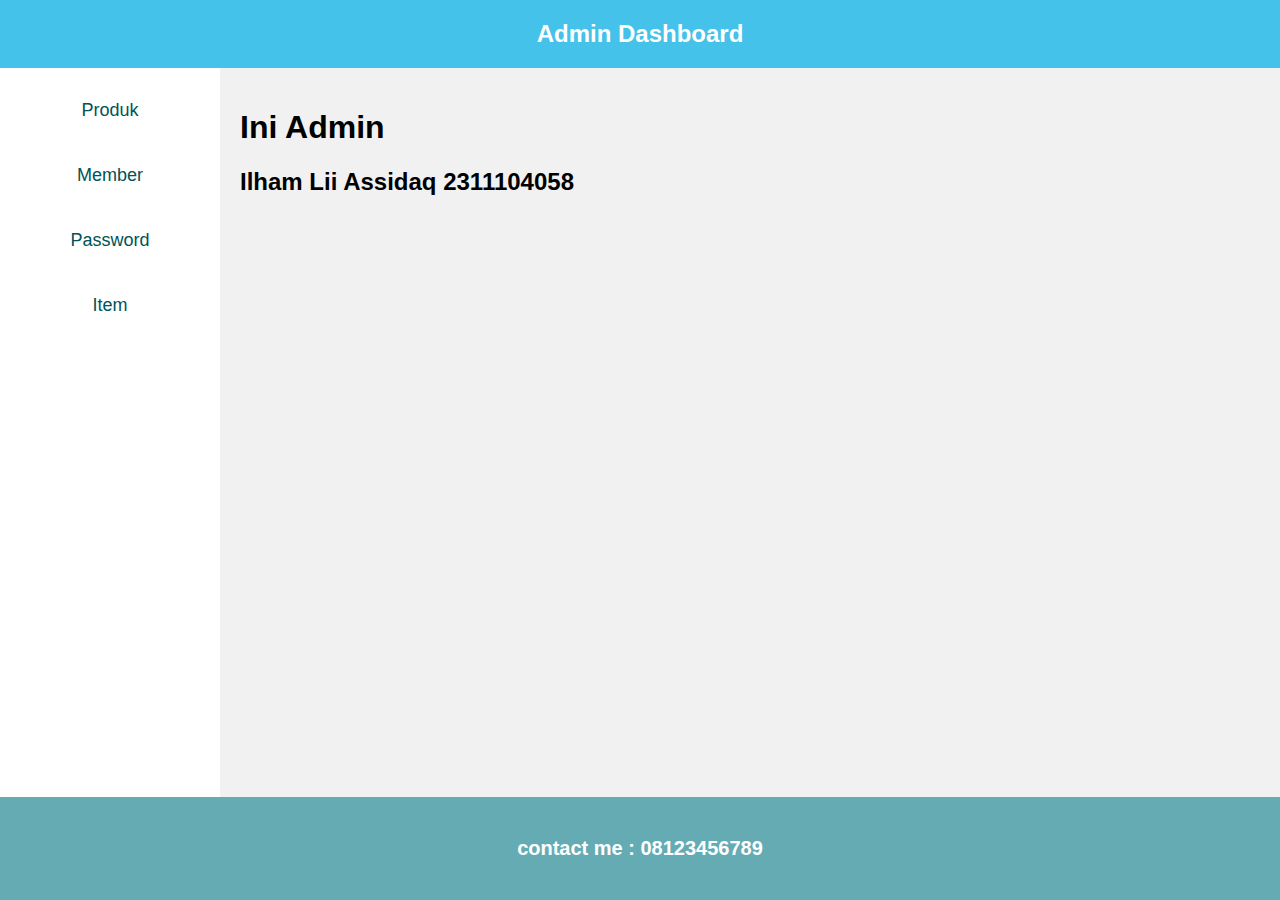
<file: 02/UNGUIDED/index.html>
<!DOCTYPE html>
<html lang="id">
<head>
  <meta charset="UTF-8">
  <meta name="viewport" content="width=device-width, initial-scale=1.0">
  <title>Admin Dashboard</title>
  <style>
    body {
      margin: 0;
      font-family: Arial, sans-serif;
      display: flex;
      flex-direction: column;
      height: 100vh;
      background-color: #dcdcdc; 
    }

    header {
      background-color: #44c2e9;
      text-align: center;
      padding: 20px;
      font-size: 24px;
      font-weight: bold;
      color: white;
    }

    main {
      flex: 90;
      display: flex;
    }

    nav {
      background-color: #ffffff;
      width: 220px;
      padding: 20px;
      box-sizing: border-box;
      display: flex;
      flex-direction: column;
      gap: 20px;
    }

    nav a {
      display: block;
      text-decoration: none;
    }

    nav button {
      width: 100%;
      padding: 12px;
      font-size: 18px;
      border: none;
      background-color: #ffffff;
      color: rgb(0, 83, 88);
      border-radius: 8px;
      cursor: pointer;
      transition: 0.2s;
    }

    nav button:hover {
      background-color: #2da8cc;
      color: white;
    }

    section {
      flex: 1;
      background-color: #f1f1f1; 
      padding: 20px;
      box-sizing: border-box;
    }

    footer {
      background-color: #65abb4;
      text-align: center;
      padding: 20px;
      font-size: 20px;
      font-weight: bold;
      color: white;
    }
  </style>
</head>
<body>
  <header>Admin Dashboard</header>

  <main>
    <nav>
      <a href="produk.html">
        <button>Produk</button></a>
      <a href="member.html">
        <button>Member</button></a>
      <a href="password.html">
        <button>Password</button></a>
      <a href="Item.html">
        <button>Item</button></a>
    </nav>

    <section>
      <h1>Ini Admin</h1>
      <h2>Ilham Lii Assidaq 2311104058</h2>
      
    </section>
  </main>

  <footer>
    <p>contact me : 08123456789</p>
</footer>
</body>
</html>
</file>
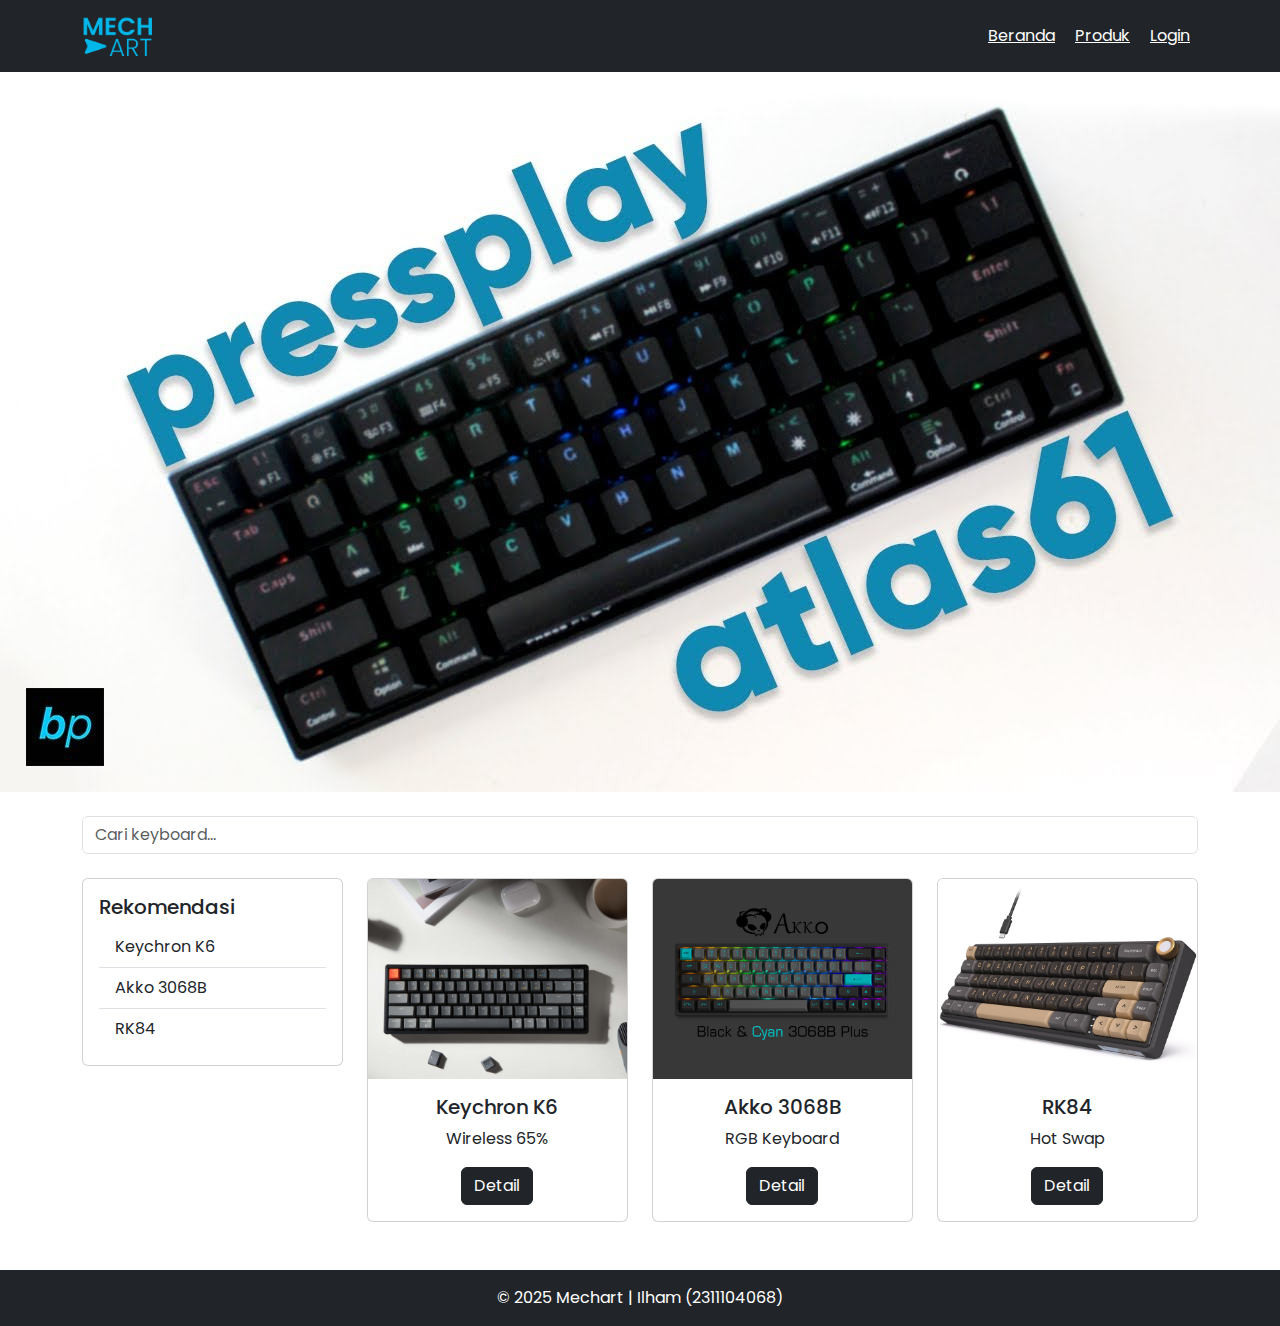
<file: 04/UNGUIDED/UNGUIDED/index.html>
<!DOCTYPE html>
<html lang="id">
<head>
  <meta charset="UTF-8">
  <meta name="viewport" content="width=device-width, initial-scale=1.0">
  <title>Mechart - Keyboard Store</title>

  <!-- Bootstrap CSS -->
  <link href="https://cdn.jsdelivr.net/npm/bootstrap@5.3.0/dist/css/bootstrap.min.css" rel="stylesheet">

  <!-- Custom CSS -->
  <link rel="stylesheet" href="style.css">

  <!-- Google Font -->
  <link href="https://fonts.googleapis.com/css2?family=Poppins&display=swap" rel="stylesheet">
</head>
<body>

<!-- Header -->
<header class="bg-dark text-white py-3">
  <div class="container d-flex justify-content-between align-items-center">
    <img src="images/logo/logo.png" alt="Logo" height="40">
    <nav>
      <a href="index.html" class="text-white mx-2">Beranda</a>
      <a href="#" class="text-white mx-2">Produk</a>
      <a href="#" class="text-white mx-2">Login</a>
    </nav>
  </div>
</header>

<!-- Banner -->
<div id="bannerCarousel" class="carousel slide" data-bs-ride="carousel">
  <div class="carousel-inner">
    <div class="carousel-item active">
      <img src="images/slider/1.jpg" class="d-block w-100">
    </div>
    <div class="carousel-item">
      <img src="images/slider/2.jpg" class="d-block w-100">
    </div>
  </div>
</div>

<!-- Produk -->
<div class="container my-4">

  <!-- Search -->
  <input type="text" id="searchInput" class="form-control mb-4"
         placeholder="Cari keyboard...">

  <div class="row">

    <!-- Sidebar -->
    <div class="col-md-3 mb-4">
      <div class="card">
        <div class="card-body">
          <h5 class="card-title">Rekomendasi</h5>
          <ul class="list-group list-group-flush">
            <li class="list-group-item">Keychron K6</li>
            <li class="list-group-item">Akko 3068B</li>
            <li class="list-group-item">RK84</li>
          </ul>
        </div>
      </div>
    </div>

    <!-- Produk Grid -->
    <div class="col-md-9">
      <div class="row" id="productGrid">

        <div class="col-md-4 mb-4 product-card" data-name="Keychron K6">
          <div class="card h-100">
            <img src="images/image/1.jpg" class="card-img-top">
            <div class="card-body text-center">
              <h5>Keychron K6</h5>
              <p>Wireless 65%</p>
              <a href="detail.html" class="btn btn-dark">Detail</a>
            </div>
          </div>
        </div>

        <div class="col-md-4 mb-4 product-card" data-name="Akko 3068B">
          <div class="card h-100">
            <img src="images/image/2.jpg" class="card-img-top">
            <div class="card-body text-center">
              <h5>Akko 3068B</h5>
              <p>RGB Keyboard</p>
              <a href="detail.html" class="btn btn-dark">Detail</a>
            </div>
          </div>
        </div>

        <div class="col-md-4 mb-4 product-card" data-name="Royal Kludge RK84">
          <div class="card h-100">
            <img src="images/image/3.jpg" class="card-img-top">
            <div class="card-body text-center">
              <h5>RK84</h5>
              <p>Hot Swap</p>
              <a href="detail.html" class="btn btn-dark">Detail</a>
            </div>
          </div>
        </div>

      </div>
    </div>

  </div>
</div>

<!-- Footer -->
<footer class="bg-dark text-white text-center py-3">
  © 2025 Mechart | Ilham (2311104068)
</footer>

<!-- JS -->
<script src="https://code.jquery.com/jquery-3.6.0.min.js"></script>
<script src="https://cdn.jsdelivr.net/npm/bootstrap@5.3.0/dist/js/bootstrap.bundle.min.js"></script>
<script src="script.js"></script>

</body>
</html>
</file>
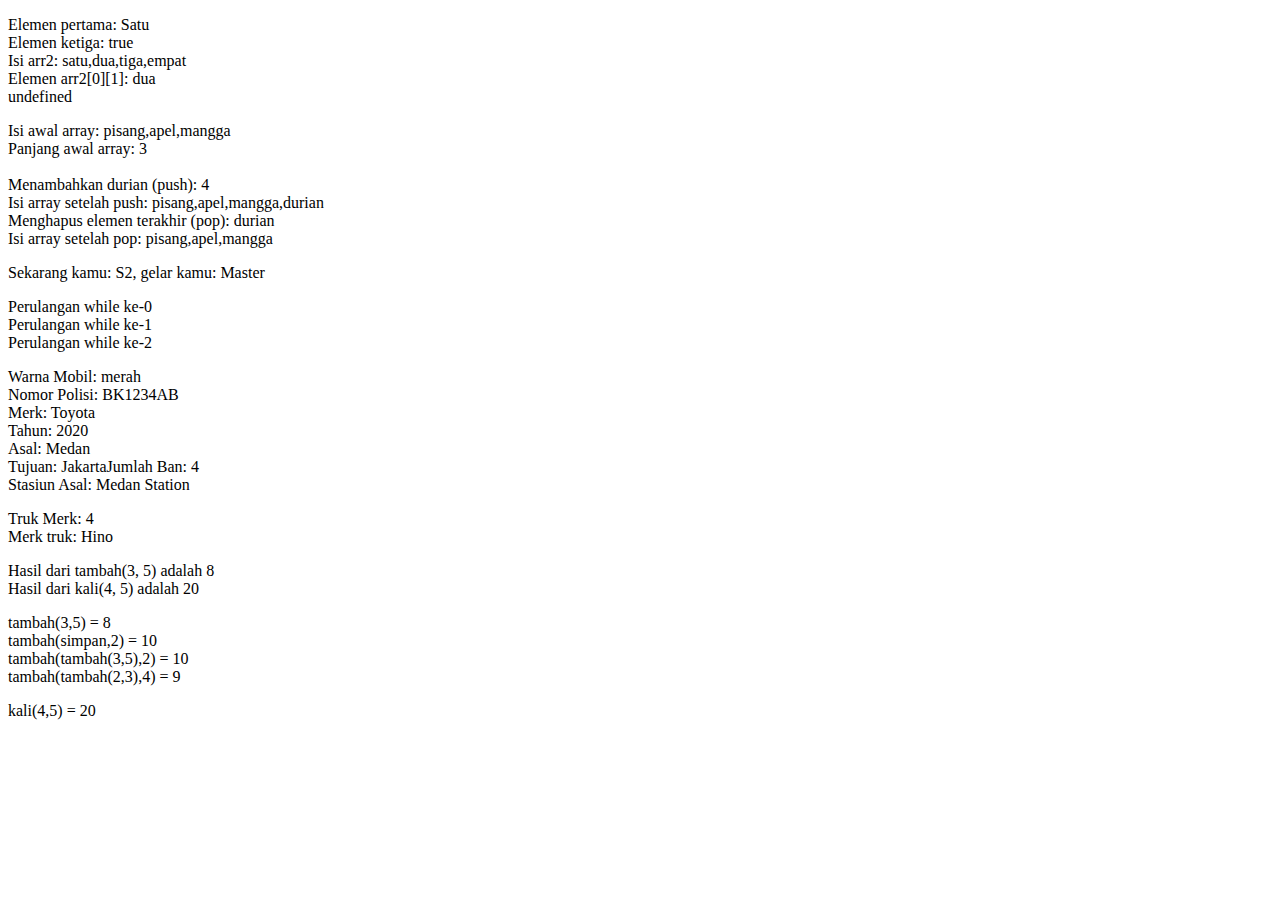
<file: 05/GUIDED/Praktikum (1)/Praktikum/index.html>
<!DOCTYPE html>
<html lang="en">
  <head>
    <meta charset="UTF-8" />
    <meta name="viewport" content="width=device-width, initial-scale=1.0" />
    <title>Praktikum JS DAN JQERY</title>
  </head>
  <body>
    <p id="outputTipeData"></p>
    <p id="test"></p>
    <!-- <h1>Array Pada Javascript</h1>
    <h1>Percabangan</h1>
    <h1>Javascript Object</h1>
    <h1>Hasil Perhitungan</h1> -->

    <p id="array"></p>
    <p id="array2"></p>
    <p id="outputPercabangan"></p>
    <p id="whileLoop"></p>
    <p id="outputObject"></p>
    <p id="outputObject2"></p>
    <p id="hasil"></p>
    <p id="hasilTambah"></p>
    <p id="hasilKali"></p>

    <!-- <script>
              // Deklarasi berbagai tipe data dasar
              var data = ["Satu", 2, true, "Tiga", 4]; // Array dengan tipe data campuran
              var arr2 = [
                ["satu", "dua"],
                ["tiga", "empat"],
              ]; // Array 2D
              document.getElementById("array").innerHTML =
                "Elemen pertama: " +
                data[0] +
                "<br>" +
                "Elemen ketiga: " +
                data[2] +
                "<br>" +
                "Isi arr2: " +
                arr2 +
                "<br>" +
                "Elemen arr2[0][1]: " +
                arr2[0][1] +
                "<br>" + //elemen pada baris 0, kolom 1
                data[10];

                // mengembvar data2 = ["pisang", "apel", "mangga"];
         // Menampilkan hasil ke HTML
            var data2 = ["pisang", "apel", "mangga"];
         // Menampilkan hasil ke HTML
         document.getElementById("array2").innerHTML =
         "Isi awal array: " + data2 + "<br>" +
         "Panjang awal array: " + data2.length + "<br><br>" +
         // Menambahkan elemen baru
         "Menambahkan durian (push): " + data2.push("durian") + "<br>" +
        //mengembalikan panjang baru array
         "Isi array setelah push: " + data2 + "<br>" +
         // Menghapus elemen terakhir
         "Menghapus elemen terakhir (pop): " + data2.pop() + "<br>" + // mengembalikan elemen yang dihapus
         "Isi array setelah pop: " + data2 + "<br>";

        var pendidikan = "S2";
        var gelar;
        if (pendidikan === "S1") {
          gelar = "Sarjana";
        } else if (pendidikan === "S2") {
          gelar = "Master";
        } else if (pendidikan === "S3") {
          gelar = "Doktor";
        } else {
          gelar = "Tidak diketahui";
        }
        document.getElementById("outputPercabangan").innerHTML = "Sekarang kamu: " + pendidikan + ", gelar kamu: " + gelar;

        var text1 = "";
        var i = 0;
        while (i < 3) {
          text1 += "Perulangan while ke-" + i + "<br>"; // perulangan
          i++;
        }
        document.getElementById("whileLoop").innerHTML = text1;

        var mobil = {
          "warna-badan": "merah",
          "nomor-polisi": "BK1234AB",
          merk: "Toyota", // properti dengan nama biasa
          tahun: 2020,
        };

        // Nested Object
        var jadwal = {
          platform: 34,
          telah_berangkat: false,
          asal: {
            kode_kota: "MDN",
            nama_kota: "Medan",
            waktu: "2023-12-29 14:00",
          },
          tujuan: {
            kode_kota: "JKT",
            nama_kota: "Jakarta",
            waktu: "2023-12-29 17:30",
          },
        };

        mobil.jumlahBan = 4;
        jadwal.asal.stasiun = "Medan Station";

        document.getElementById("outputObject").innerHTML =
          "Warna Mobil: " +
          mobil["warna-badan"] +
          "<br>" +
          "Nomor Polisi: " +
          mobil["nomor-polisi"] +
          "<br>" +
          "Merk: " +
          mobil.merk +
          "<br>" +
          "Tahun: " +
          mobil.tahun +
          "<br>" +
          "Asal: " +
          jadwal.asal.nama_kota +
          "<br>" +
          "Tujuan: " +
          jadwal.tujuan.nama_kota +
          "Jumlah Ban: " +
          mobil.jumlahBan +
          "<br>" +
          "Stasiun Asal: " +
          jadwal.asal.stasiun;

        var truk = Object.create(mobil);
        truk.merk = "Hino";
        truk["ukuran truk"] = "besar";

        document.getElementById("outputObject2").innerHTML = "Truk Merk: " + truk.jumlahBan + "<br>" + "Merk truk: " + truk.merk;
        +"<br>" + "Ukuran truk: " + truk["ukuran truk"];

      function tambah(a, b) {
        return a + b;
      }

      function kali(a, b) {
        return a * b;
      }

      document.getElementById("hasil").innerHTML = "Hasil dari tambah(3, 5) adalah " + tambah(3, 5) + "<br>" + "Hasil dari kali(4, 5) adalah " + kali(4, 5);

      var simpan = tambah(3, 5); // simpan === 8
      tambah(simpan, 2); // mengembalikan 10
      tambah(tambah(3, 5), 2); // juga mengembalikan 10
      tambah(tambah(2, 3), 4); // mengembalikan 9

      var naikkan = function (n) {
        var hasil = n + 10;
        return hasil;
      };

      // Pemanggilan fungsi dan penyimpanan hasilnya
      var simpan = tambah(3, 5); // simpan = 8
      var hasil1 = tambah(simpan, 2); // 8 + 2 = 10
      var hasil2 = tambah(tambah(3, 5), 2); // (8) + 2 = 10
      var hasil3 = tambah(tambah(2, 3), 4); // (5) + 4 = 9
      // Tampilkan hasil ke HTML
      document.getElementById("hasilTambah").innerHTML = "tambah(3,5) = " + simpan + "<br>" + "tambah(simpan,2) = " + hasil1 + "<br>" + "tambah(tambah(3,5),2) = " + hasil2 + "<br>" + "tambah(tambah(2,3),4) = " + hasil3;
      document.getElementById("hasilKali").innerHTML = "kali(4,5) = " + kali(4, 5); // contoh fungsi ekspresi
    </script> -->
  </body>
  <script src="script.js""></script>
 
</html>
</file>
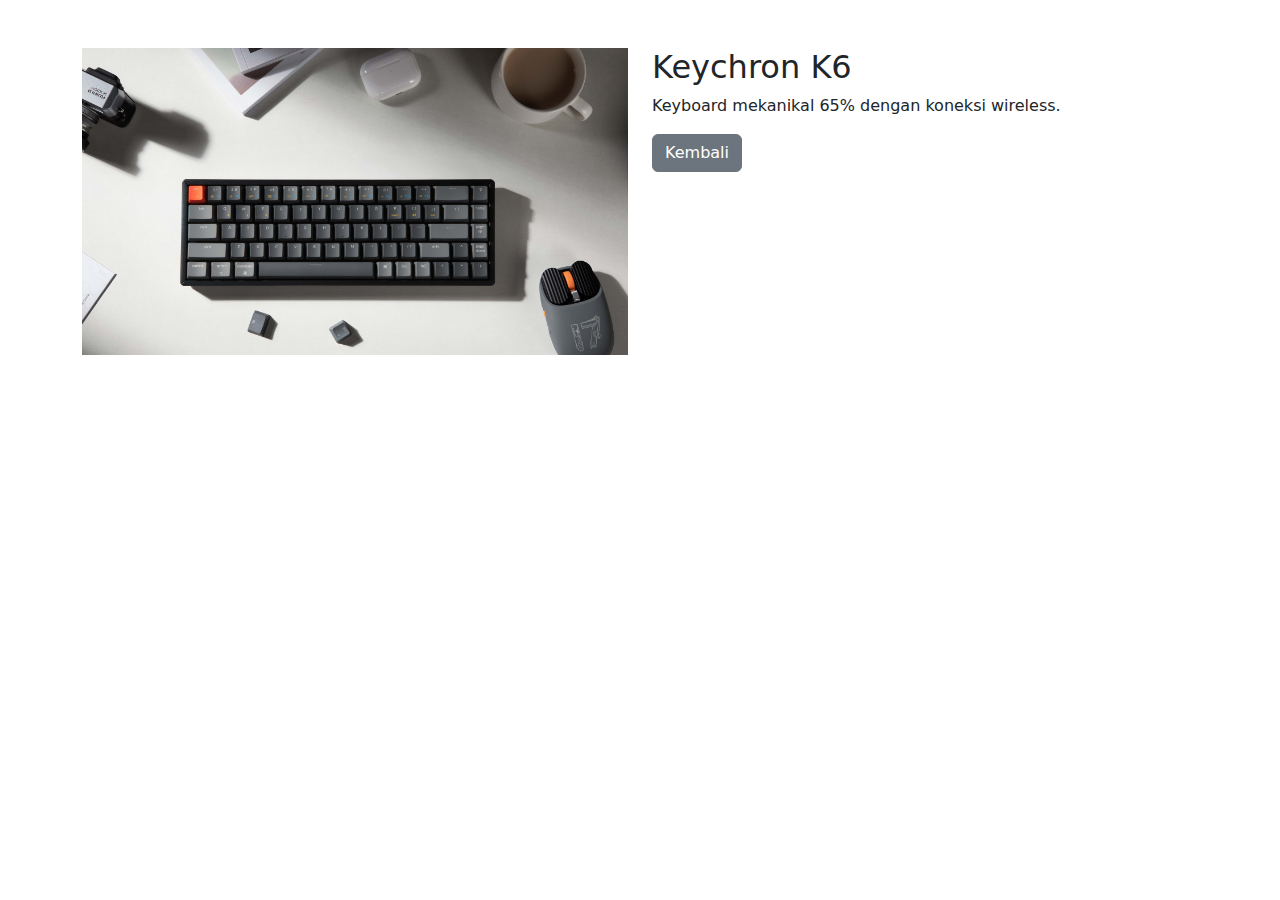
<file: 04/UNGUIDED/UNGUIDED/detail.html>
<!DOCTYPE html>
<html lang="id">
<head>
  <meta charset="UTF-8">
  <title>Detail Produk</title>
  <link href="https://cdn.jsdelivr.net/npm/bootstrap@5.3.0/dist/css/bootstrap.min.css" rel="stylesheet">
</head>
<body>

<div class="container my-5">
  <div class="row">
    <div class="col-md-6">
      <img src="images/image/1.jpg" class="img-fluid">
    </div>
    <div class="col-md-6">
      <h2>Keychron K6</h2>
      <p>Keyboard mekanikal 65% dengan koneksi wireless.</p>
      <a href="index.html" class="btn btn-secondary">Kembali</a>
    </div>
  </div>
</div>

</body>
</html>
</file>
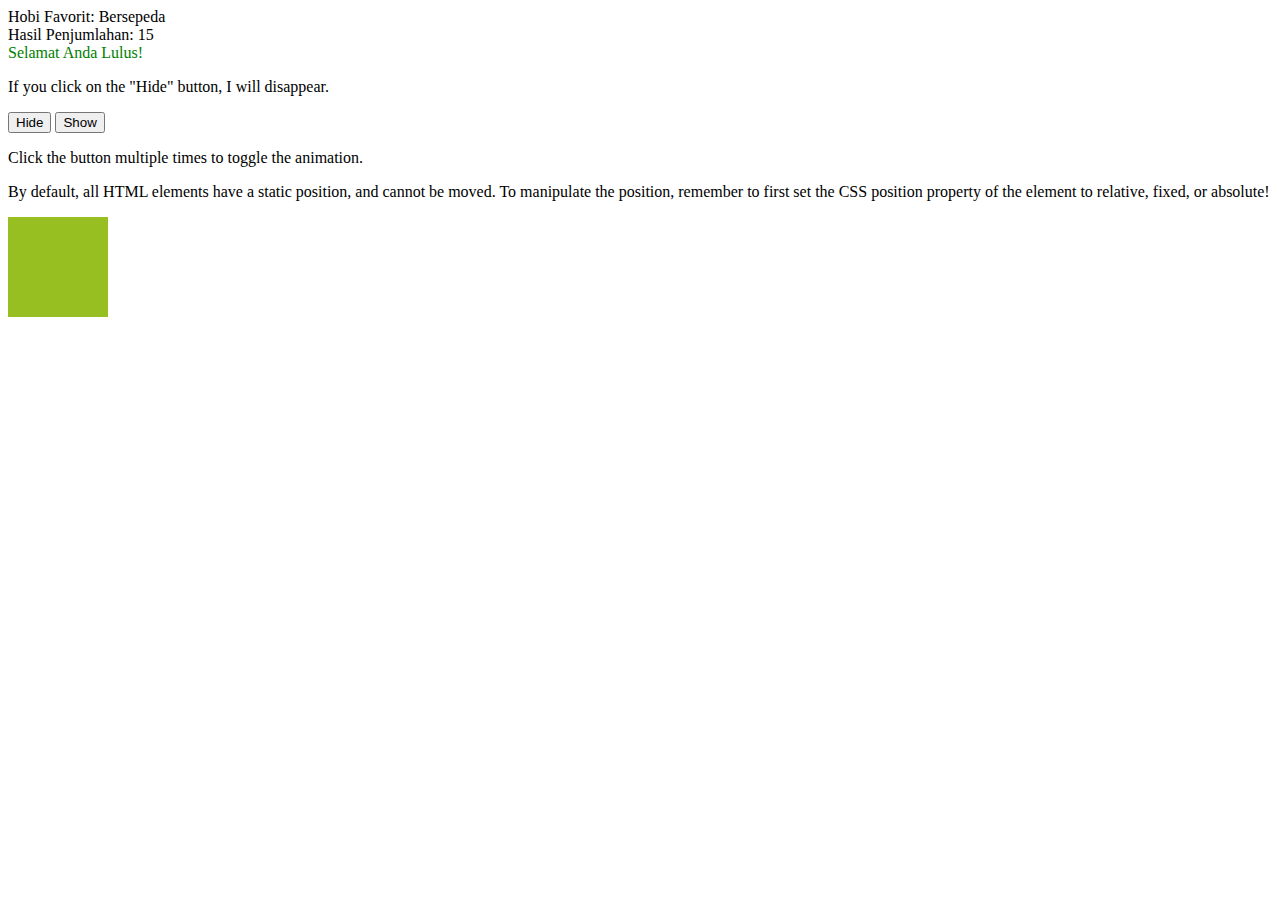
<file: 05/GUIDED/Praktikum (1)/Praktikum/index2.html>
<!DOCTYPE html>
<html lang="en">
  <head>
    <meta charset="UTF-8" />
    <meta name="viewport" content="width=device-width, initial-scale=1.0" />

    <title>The JQuery Example</title>
    <script src="jquery-3.7.1.min (1).js"></script>
    <script>
      $(document).ready(function () {
        $("body").append("<p><h1>Hello</h1></p>");
      });

      $(document).ready(function () {
        var hobi = ["Membaca", "Bersepeda", "Bermain Musik"];
        $("#hasil").text("Hobi Favorit: " + hobi[1]);
      });

      $(document).ready(function () {
        var a = 10;
        var b = 5;
        var hasil = a + b;
        $("#output").html("Hasil Penjumlahan: " + hasil);
      });

      $(document).ready(function () {
        var nilai = 75;

        if (nilai >= 70) {
          $("#hasil2").text("Selamat Anda Lulus!");
          $("#hasil2").css("color", "green");
        } else {
          $("#hasil2").text("Maaf, Anda Tidak Lulus.");
          $("#hasil2").css("color", "red");
        }
      });

      $(document).ready(function () {
        $("#hide").click(function () {
          $("p").hide();
        });
        $("#show").click(function () {
          $("p").show();
        });
      });

      $(document).ready(function () {
        $("button").click(function () {
          $("div").animate({ height: "toggle" });
        });
      });
    </script>
  </head>
  <body>
    <div id="hasil"></div>
    <div id="output"></div>
    <div id="hasil2"></div>

    <p>If you click on the "Hide" button, I will disappear.</p>
    <button id="hide">Hide</button>
    <button id="show">Show</button>

    <p>Click the button multiple times to toggle the animation.</p>
    <p>By default, all HTML elements have a static position, and cannot be moved. To manipulate the position, remember to first set the CSS position property of the element to relative, fixed, or absolute!</p>
    <div style="background: #98bf21; height: 100px; width: 100px; position: absolute"></div>
  </body>
</html>
</file>
<file: 04/UNGUIDED/UNGUIDED/style.css>
body {
  font-family: 'Poppins', sans-serif;
}

.card img {
  height: 200px;
  object-fit: cover;
}
</file>
